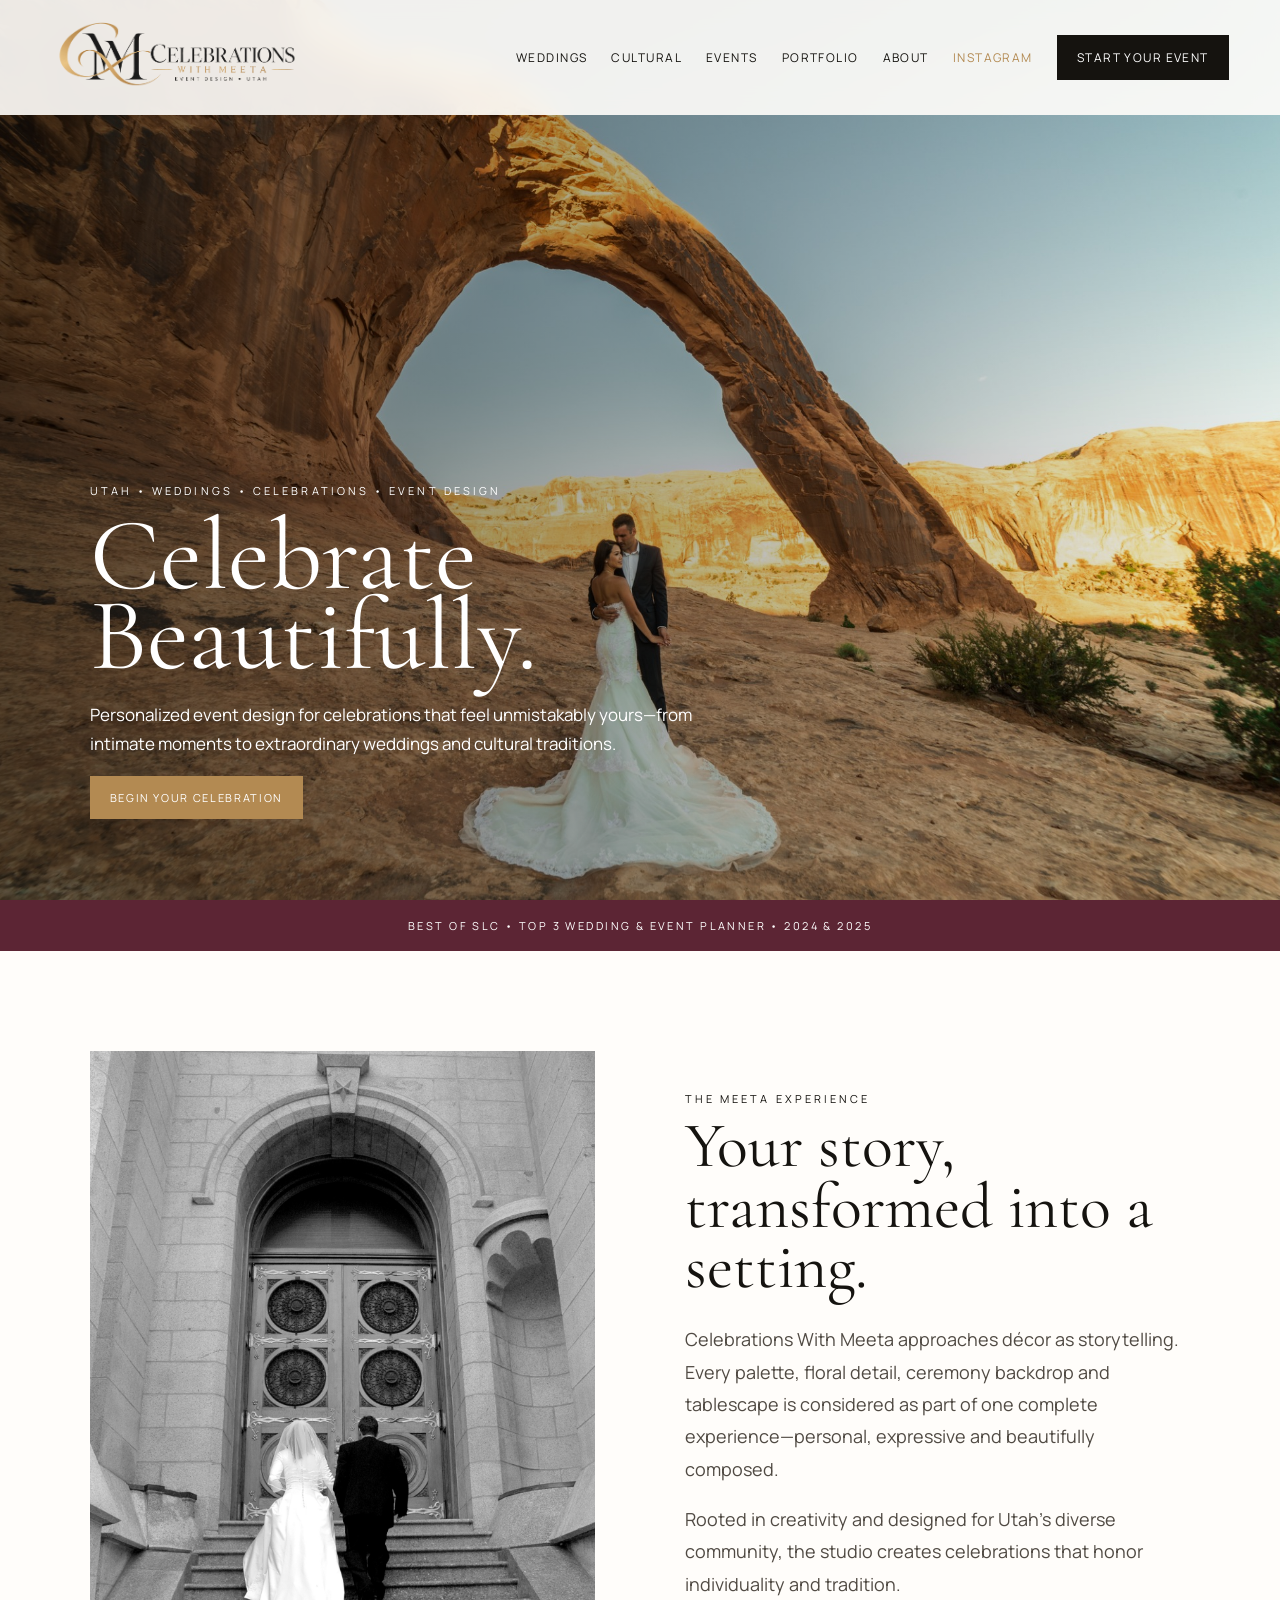
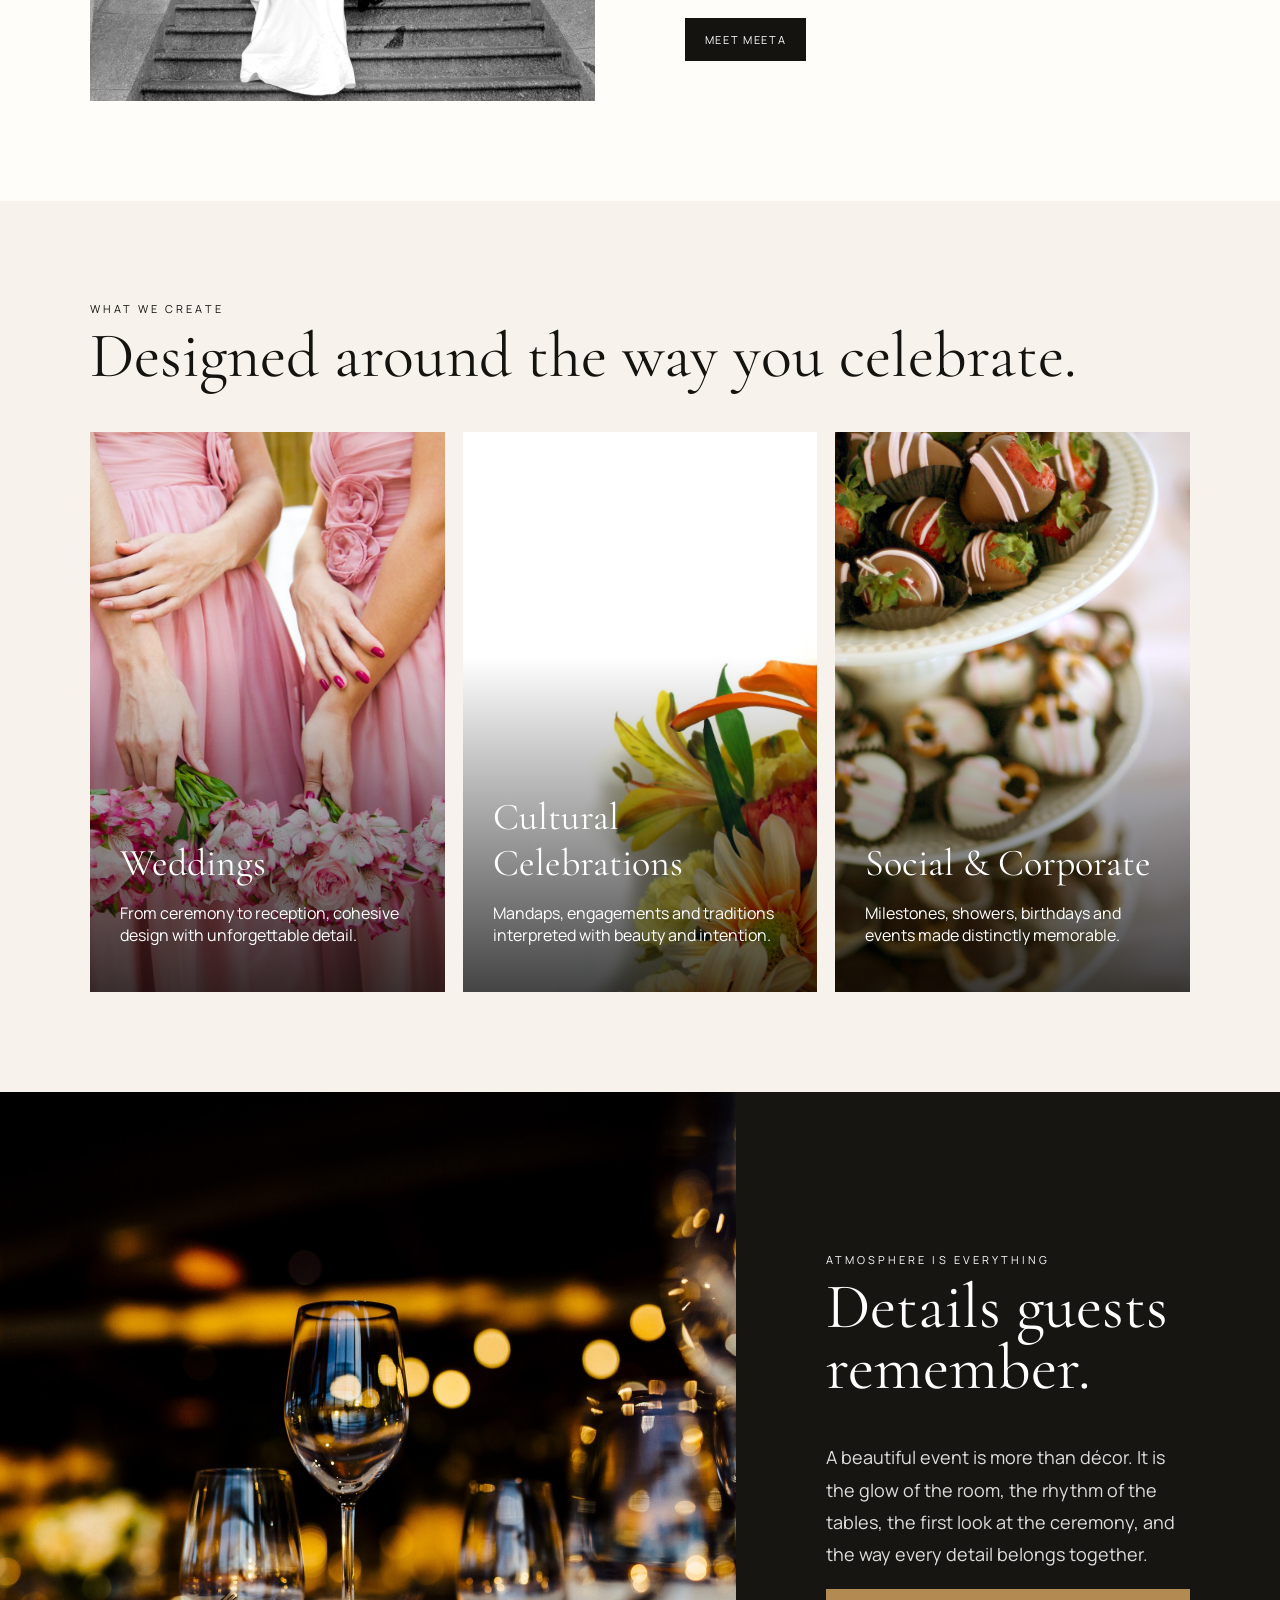
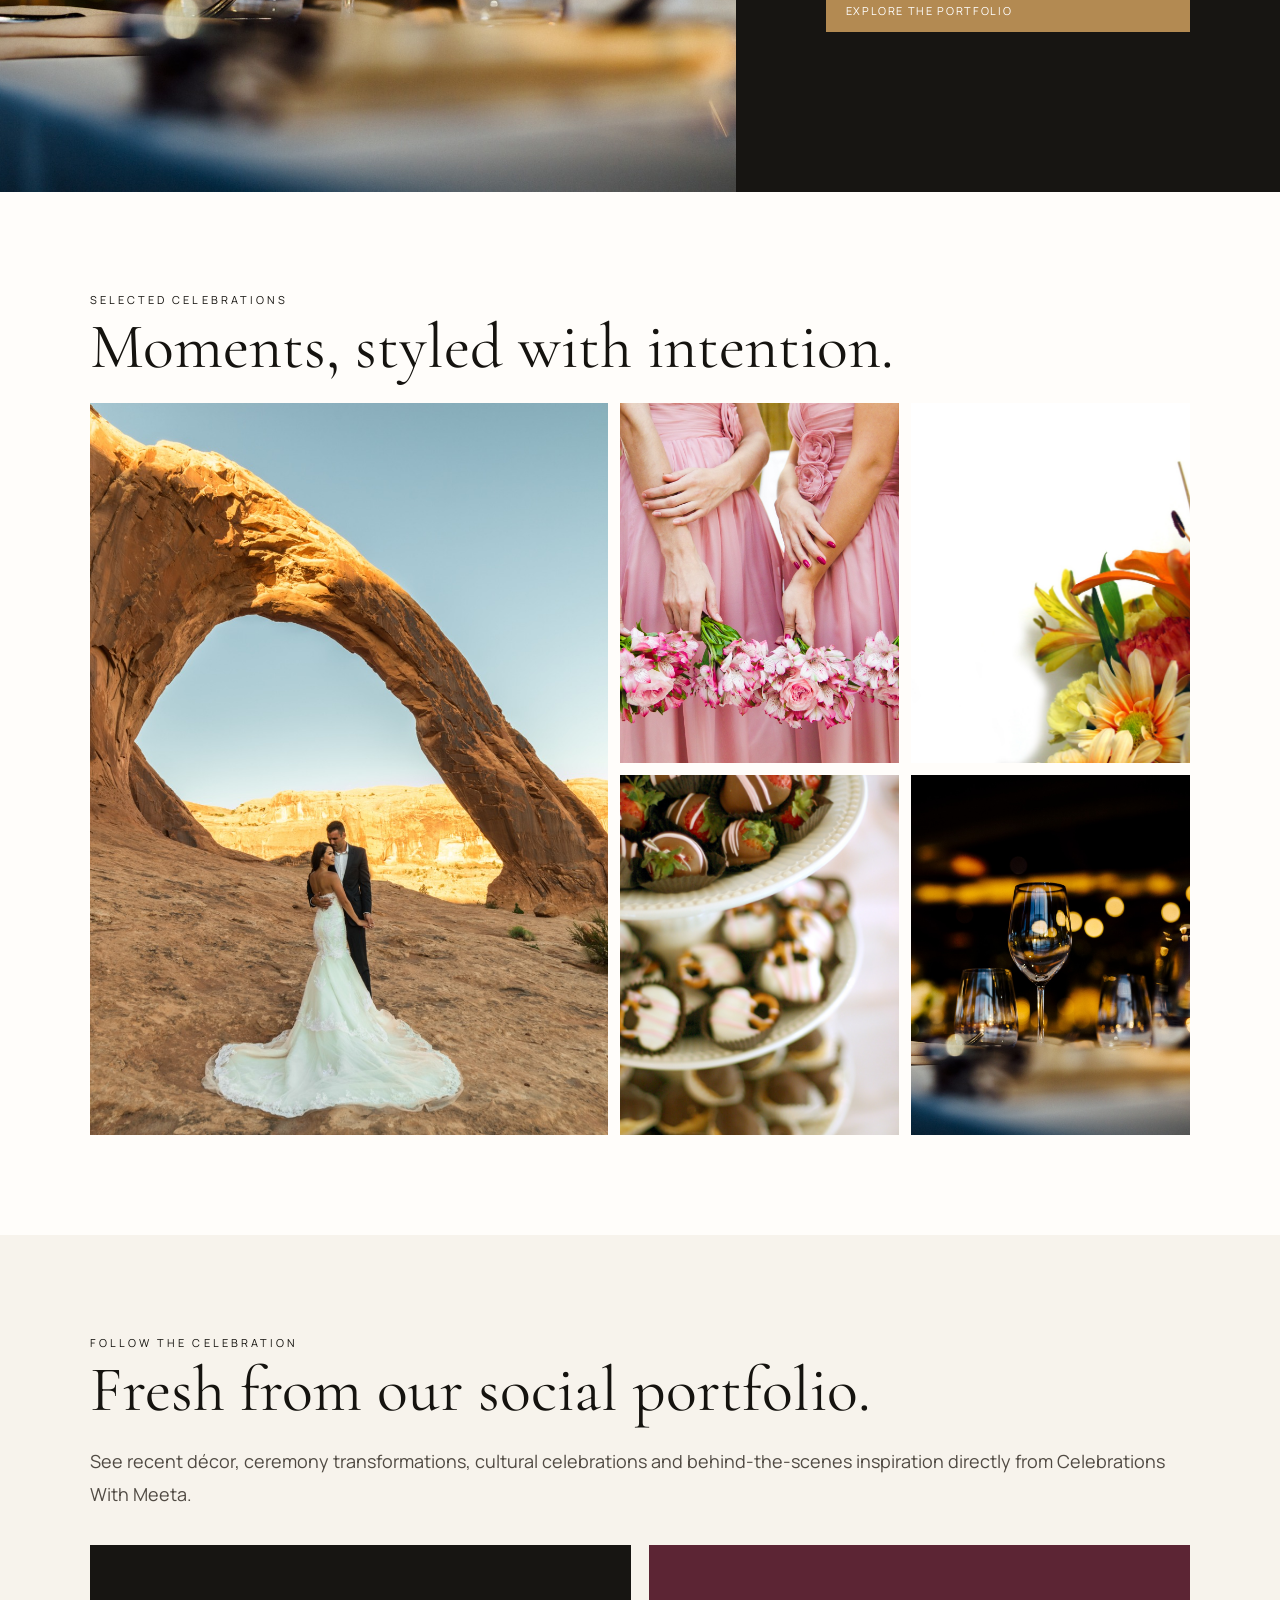
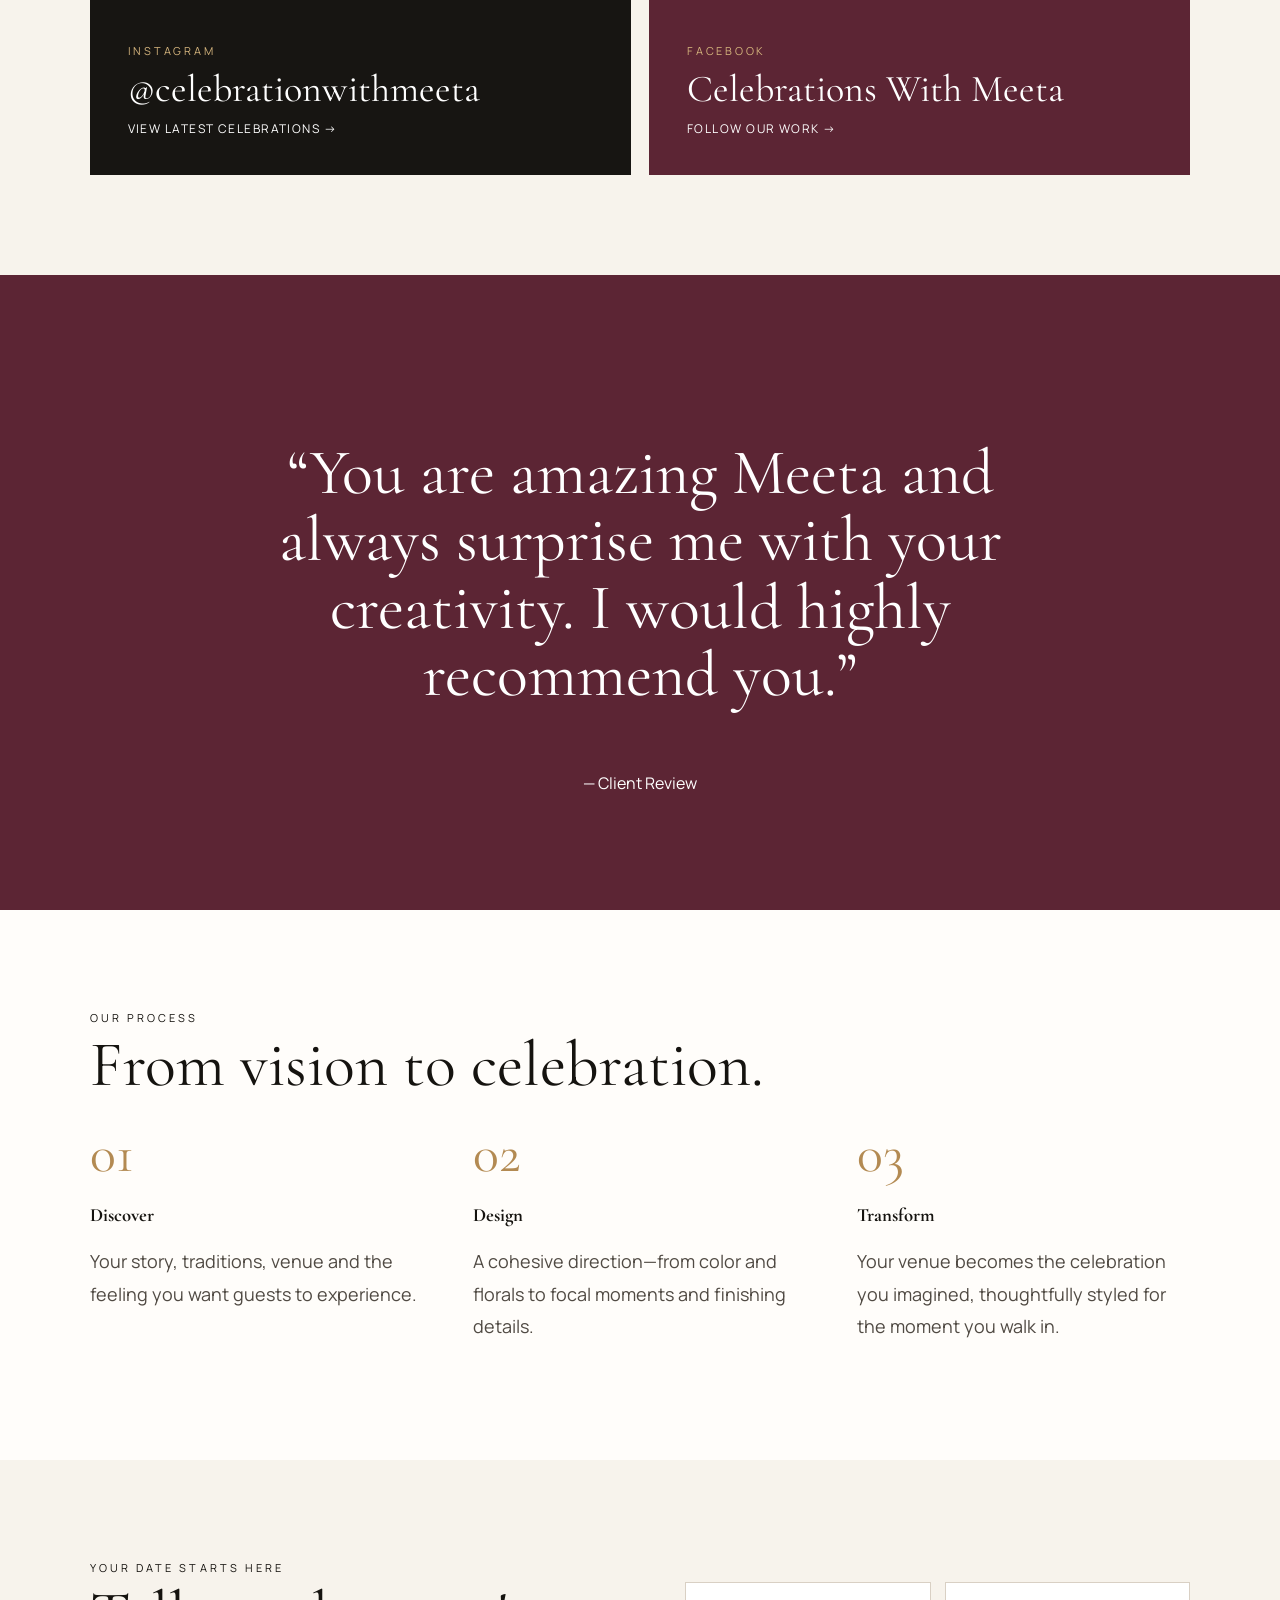
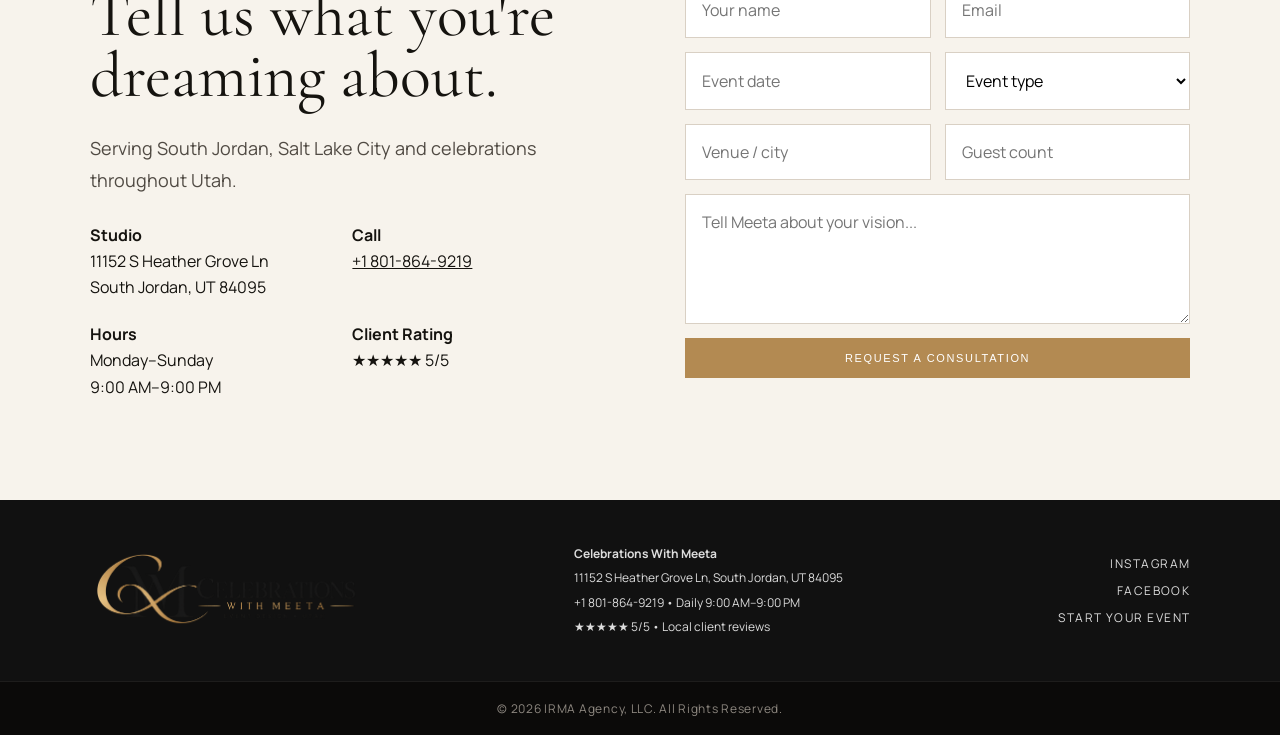
<file: index.html>
<!doctype html><html><head><meta charset="utf-8"><meta name="viewport" content="width=device-width,initial-scale=1"><title>Luxury Wedding & Event Design Utah | Celebrations With Meeta</title><meta name="description" content="Luxury wedding and event design in Utah."><link rel="icon" type="image/png" href="assets/images/logo.png"><link rel="apple-touch-icon" href="assets/images/logo.png"><link rel="stylesheet" href="assets/css/styles.css"></head><body><header class="nav"><a href="index.html"><img src="assets/images/logo.png" alt="Celebrations With Meeta"></a><nav class="links"><a href="weddings.html">Weddings</a><a href="cultural.html">Cultural</a><a href="events.html">Events</a><a href="gallery.html">Portfolio</a><a href="about.html">About</a><a class="nav-social" href="https://www.instagram.com/celebrationwithmeeta?stkn=a2VyaGI3d3V4M2h2" target="_blank" rel="noopener">Instagram</a><a class="btn" href="contact.html">Start Your Event</a></nav></header><section class="hero"><div class="hero-copy"><div class="eyebrow">Utah • Weddings • Celebrations • Event Design</div><h1>Celebrate<br>Beautifully.</h1><p>Personalized event design for celebrations that feel unmistakably yours—from intimate moments to extraordinary weddings and cultural traditions.</p><a class="btn gold" href="contact.html">Begin Your Celebration</a></div></section><div class="award">Best of SLC • Top 3 Wedding & Event Planner • 2024 & 2025</div><section class="section intro"><img src="assets/images/temple-wedding.jpg"><div><div class="eyebrow">The Meeta Experience</div><h2>Your story, transformed into a setting.</h2><p class="lead">Celebrations With Meeta approaches décor as storytelling. Every palette, floral detail, ceremony backdrop and tablescape is considered as part of one complete experience—personal, expressive and beautifully composed.</p><p class="lead">Rooted in creativity and designed for Utah's diverse community, the studio creates celebrations that honor individuality and tradition.</p><a class="btn" href="about.html">Meet Meeta</a></div></section><section class="section services"><div class="eyebrow">What We Create</div><h2>Designed around the way you celebrate.</h2><div class="service-grid"><a class="card" href="weddings.html"><img src="assets/images/bridesmaids.jpg"><div class="shade"><h3>Weddings</h3><p>From ceremony to reception, cohesive design with unforgettable detail.</p></div></a><a class="card" href="cultural.html"><img src="assets/images/florals.jpg"><div class="shade"><h3>Cultural Celebrations</h3><p>Mandaps, engagements and traditions interpreted with beauty and intention.</p></div></a><a class="card" href="events.html"><img src="assets/images/desserts.jpg"><div class="shade"><h3>Social & Corporate</h3><p>Milestones, showers, birthdays and events made distinctly memorable.</p></div></a></div></section><section class="split"><div class="photo"></div><div class="copy"><div class="eyebrow">Atmosphere Is Everything</div><h2>Details guests remember.</h2><p class="lead" style="color:#ddd">A beautiful event is more than décor. It is the glow of the room, the rhythm of the tables, the first look at the ceremony, and the way every detail belongs together.</p><a class="btn gold" href="gallery.html">Explore the Portfolio</a></div></section><section class="section"><div class="eyebrow">Selected Celebrations</div><h2>Moments, styled with intention.</h2><div class="gallery"><img class="big" src="assets/images/utah-arch-wedding.jpg"><img src="assets/images/bridesmaids.jpg"><img src="assets/images/florals.jpg"><img src="assets/images/desserts.jpg"><img src="assets/images/reception.jpg"></div></section><section class="section social-section"><div class="eyebrow">Follow The Celebration</div><h2>Fresh from our social portfolio.</h2><p class="lead">See recent décor, ceremony transformations, cultural celebrations and behind-the-scenes inspiration directly from Celebrations With Meeta.</p><div class="social-cards"><a href="https://www.instagram.com/celebrationwithmeeta?stkn=a2VyaGI3d3V4M2h2" target="_blank"><span>Instagram</span><strong>@celebrationwithmeeta</strong><em>View latest celebrations →</em></a><a href="https://www.facebook.com/share/14pf3nr9wQS/?mibextid=wwXIfr" target="_blank"><span>Facebook</span><strong>Celebrations With Meeta</strong><em>Follow our work →</em></a></div></section><section class="quote"><blockquote>“You are amazing Meeta and always surprise me with your creativity. I would highly recommend you.”</blockquote><p>— Client Review</p></section><section class="section"><div class="eyebrow">Our Process</div><h2>From vision to celebration.</h2><div class="process"><div><div class="num">01</div><h3>Discover</h3><p class="lead">Your story, traditions, venue and the feeling you want guests to experience.</p></div><div><div class="num">02</div><h3>Design</h3><p class="lead">A cohesive direction—from color and florals to focal moments and finishing details.</p></div><div><div class="num">03</div><h3>Transform</h3><p class="lead">Your venue becomes the celebration you imagined, thoughtfully styled for the moment you walk in.</p></div></div></section><section class="section contact"><div><div class="eyebrow">Your Date Starts Here</div><h2>Tell us what you're dreaming about.</h2><p class="lead">Serving South Jordan, Salt Lake City and celebrations throughout Utah.</p><div class="contact-facts"><p><strong>Studio</strong><br>11152 S Heather Grove Ln<br>South Jordan, UT 84095</p><p><strong>Call</strong><br><a href="tel:+18018649219">+1 801-864-9219</a></p><p><strong>Hours</strong><br>Monday–Sunday<br>9:00 AM–9:00 PM</p><p><strong>Client Rating</strong><br>★★★★★ 5/5</p></div></div><form class="form"><input placeholder="Your name"><input placeholder="Email"><input placeholder="Event date"><select><option>Event type</option><option>Wedding</option><option>Indian / Cultural Wedding</option><option>Engagement</option><option>Birthday / Social</option><option>Baby / Bridal Shower</option><option>Corporate Event</option></select><input placeholder="Venue / city"><input placeholder="Guest count"><textarea placeholder="Tell Meeta about your vision..."></textarea><button class="btn gold">Request a Consultation</button></form></section><footer class="footer"><img src="assets/images/logo.png" alt="Celebrations With Meeta"><div class="footer-info"><strong>Celebrations With Meeta</strong><span>11152 S Heather Grove Ln, South Jordan, UT 84095</span><span><a href="tel:+18018649219">+1 801-864-9219</a> • Daily 9:00 AM–9:00 PM</span><span>★★★★★ 5/5 • Local client reviews</span></div><div class="social"><a href="https://www.instagram.com/celebrationwithmeeta?stkn=a2VyaGI3d3V4M2h2" target="_blank" rel="noopener">Instagram</a><a href="https://www.facebook.com/share/14pf3nr9wQS/?mibextid=wwXIfr" target="_blank" rel="noopener">Facebook</a><a href="contact.html">Start Your Event</a></div></footer><div class="footer-bottom">© 2026 IRMA Agency, LLC. All Rights Reserved.</div><script src="assets/js/main.js"></script></body></html>
</file>
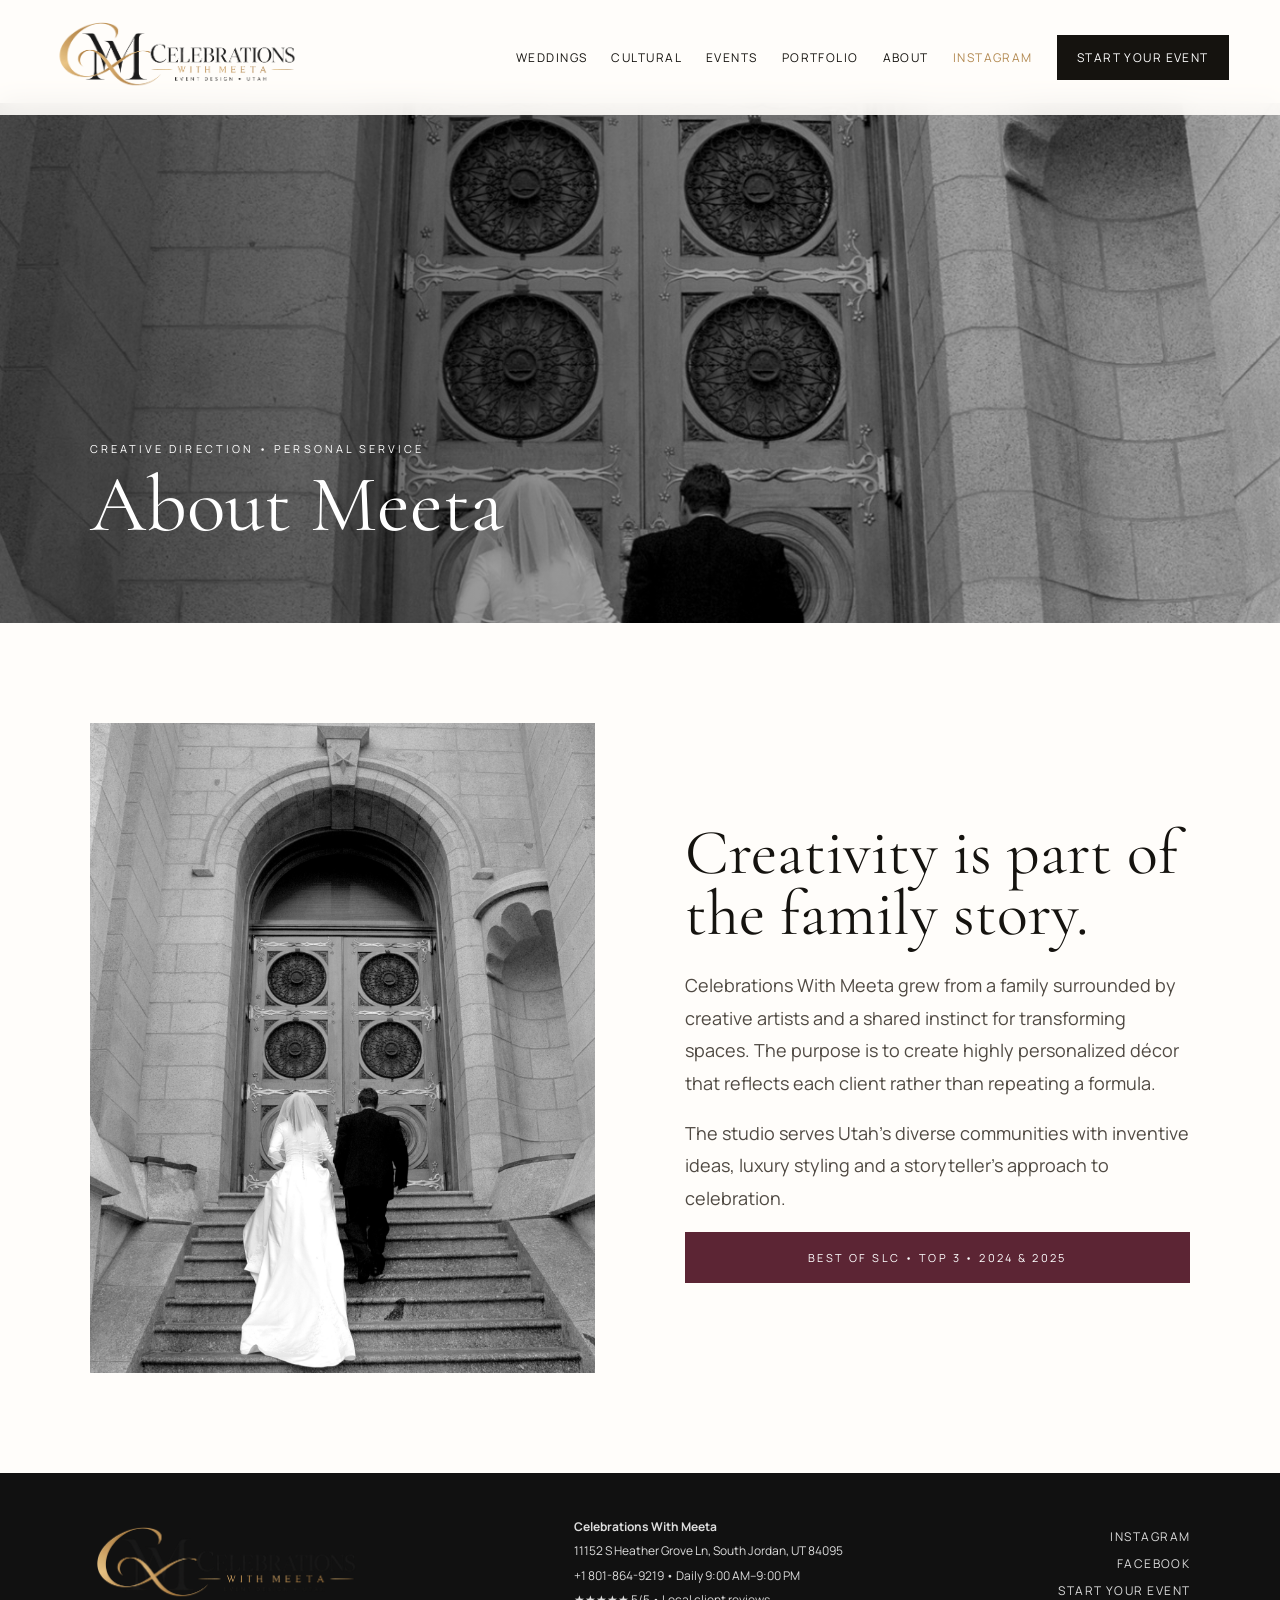
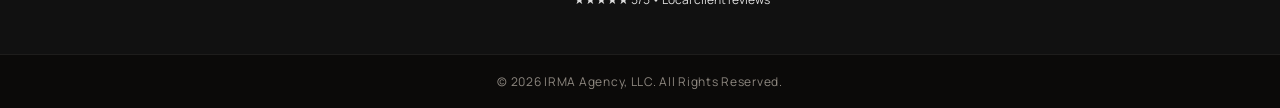
<file: about.html>
<!doctype html><html><head><meta charset="utf-8"><meta name="viewport" content="width=device-width,initial-scale=1"><title>About Meeta | Celebrations With Meeta</title><meta name="description" content="Luxury wedding and event design in Utah."><link rel="icon" type="image/png" href="assets/images/logo.png"><link rel="apple-touch-icon" href="assets/images/logo.png"><link rel="stylesheet" href="assets/css/styles.css"></head><body><header class="nav"><a href="index.html"><img src="assets/images/logo.png" alt="Celebrations With Meeta"></a><nav class="links"><a href="weddings.html">Weddings</a><a href="cultural.html">Cultural</a><a href="events.html">Events</a><a href="gallery.html">Portfolio</a><a href="about.html">About</a><a class="nav-social" href="https://www.instagram.com/celebrationwithmeeta?stkn=a2VyaGI3d3V4M2h2" target="_blank" rel="noopener">Instagram</a><a class="btn" href="contact.html">Start Your Event</a></nav></header><section class="page-hero" style="background-image:linear-gradient(90deg,#0009,#0001),url('assets/images/temple-wedding.jpg')"><div><div class="eyebrow">Creative Direction • Personal Service</div><h1>About Meeta</h1></div></section><section class="section"><div class="content"><div class="two"><img src="assets/images/temple-wedding.jpg"><div><h2>Creativity is part of the family story.</h2><p class="lead">Celebrations With Meeta grew from a family surrounded by creative artists and a shared instinct for transforming spaces. The purpose is to create highly personalized décor that reflects each client rather than repeating a formula.</p><p class="lead">The studio serves Utah’s diverse communities with inventive ideas, luxury styling and a storyteller’s approach to celebration.</p><div class="award">Best of SLC • Top 3 • 2024 & 2025</div></div></div></div></section><footer class="footer"><img src="assets/images/logo.png" alt="Celebrations With Meeta"><div class="footer-info"><strong>Celebrations With Meeta</strong><span>11152 S Heather Grove Ln, South Jordan, UT 84095</span><span><a href="tel:+18018649219">+1 801-864-9219</a> • Daily 9:00 AM–9:00 PM</span><span>★★★★★ 5/5 • Local client reviews</span></div><div class="social"><a href="https://www.instagram.com/celebrationwithmeeta?stkn=a2VyaGI3d3V4M2h2" target="_blank" rel="noopener">Instagram</a><a href="https://www.facebook.com/share/14pf3nr9wQS/?mibextid=wwXIfr" target="_blank" rel="noopener">Facebook</a><a href="contact.html">Start Your Event</a></div></footer><div class="footer-bottom">© 2026 IRMA Agency, LLC. All Rights Reserved.</div><script src="assets/js/main.js"></script></body></html>
</file>
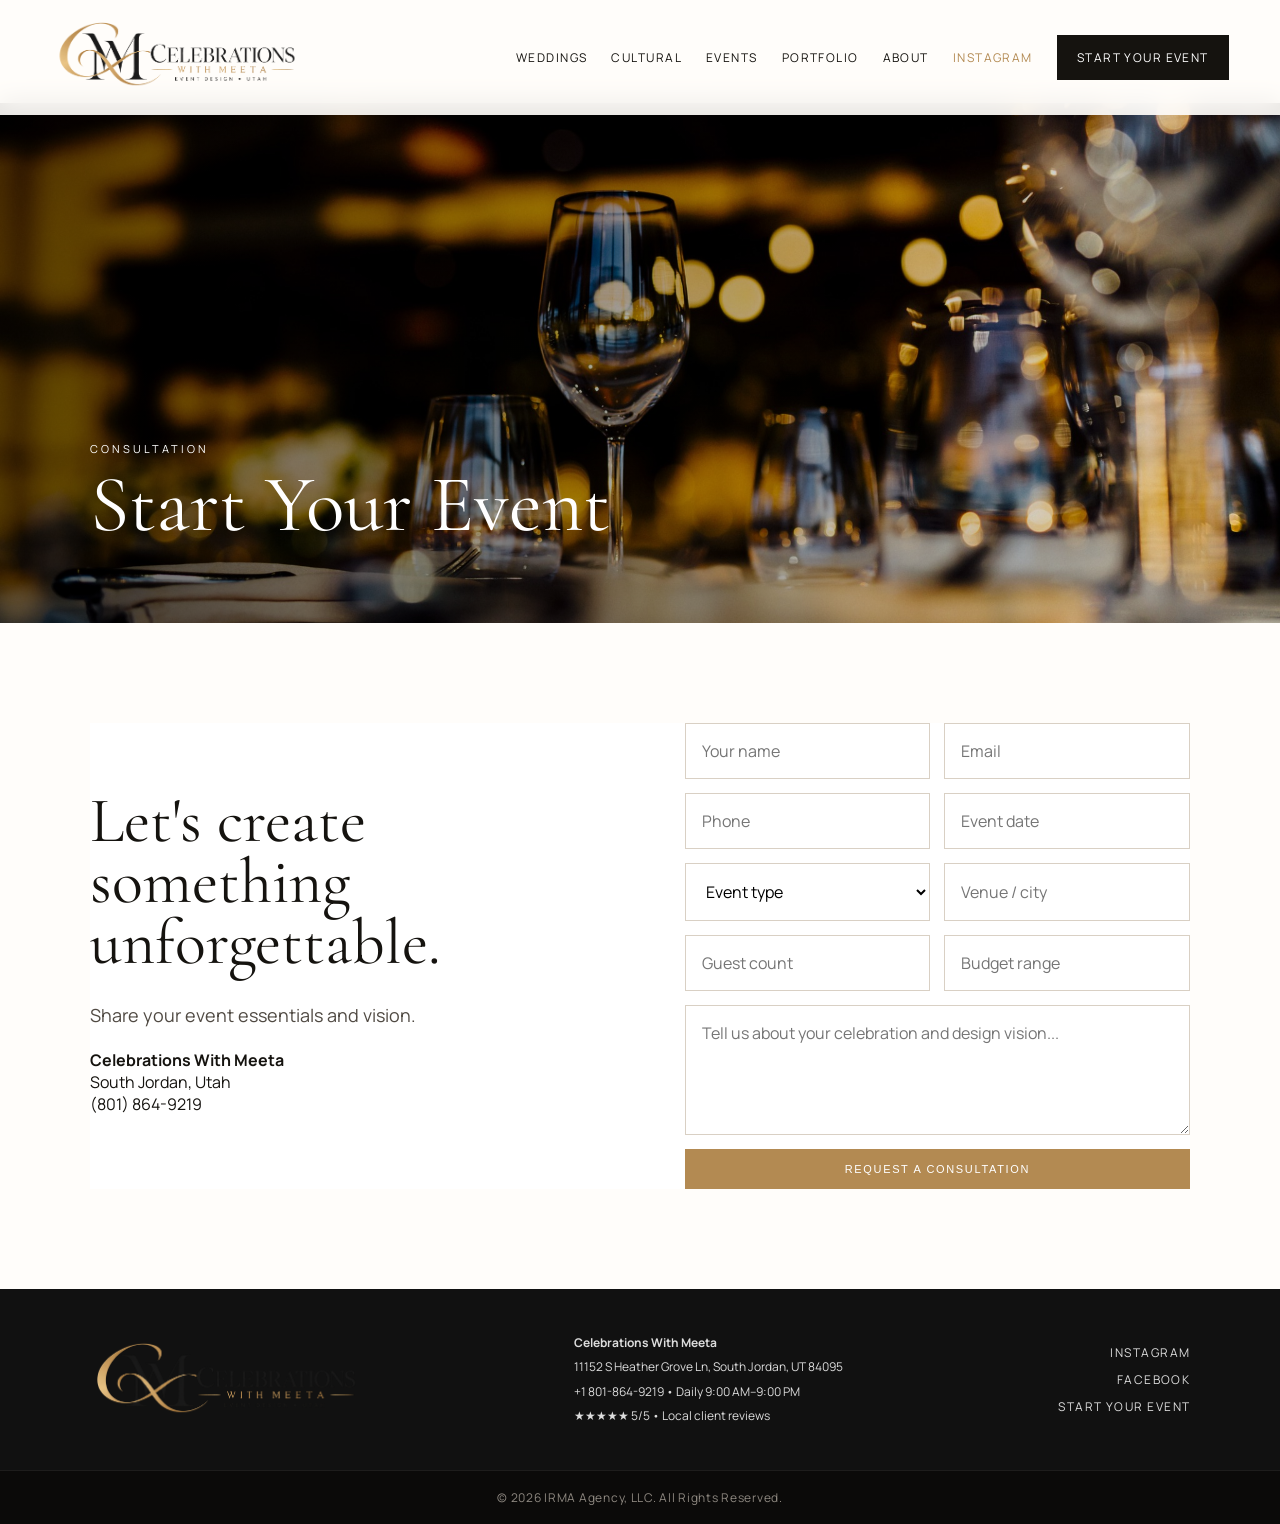
<file: contact.html>
<!doctype html><html><head><meta charset="utf-8"><meta name="viewport" content="width=device-width,initial-scale=1"><title>Start Your Event | Celebrations With Meeta</title><meta name="description" content="Luxury wedding and event design in Utah."><link rel="icon" type="image/png" href="assets/images/logo.png"><link rel="apple-touch-icon" href="assets/images/logo.png"><link rel="stylesheet" href="assets/css/styles.css"></head><body><header class="nav"><a href="index.html"><img src="assets/images/logo.png" alt="Celebrations With Meeta"></a><nav class="links"><a href="weddings.html">Weddings</a><a href="cultural.html">Cultural</a><a href="events.html">Events</a><a href="gallery.html">Portfolio</a><a href="about.html">About</a><a class="nav-social" href="https://www.instagram.com/celebrationwithmeeta?stkn=a2VyaGI3d3V4M2h2" target="_blank" rel="noopener">Instagram</a><a class="btn" href="contact.html">Start Your Event</a></nav></header><section class="page-hero" style="background-image:linear-gradient(90deg,#0009,#0001),url('assets/images/reception.jpg')"><div><div class="eyebrow">Consultation</div><h1>Start Your Event</h1></div></section><section class="section"><div class="content"><div class="contact" style="padding:0;background:white"><div><h2>Let's create something unforgettable.</h2><p class="lead">Share your event essentials and vision.</p><p><strong>Celebrations With Meeta</strong><br>South Jordan, Utah<br>(801) 864-9219</p></div><form class="form"><input placeholder="Your name"><input placeholder="Email"><input placeholder="Phone"><input placeholder="Event date"><select><option>Event type</option><option>Wedding</option><option>Indian / Cultural Wedding</option><option>Engagement</option><option>Birthday / Social</option><option>Baby / Bridal Shower</option><option>Corporate Event</option></select><input placeholder="Venue / city"><input placeholder="Guest count"><input placeholder="Budget range"><textarea placeholder="Tell us about your celebration and design vision..."></textarea><button class="btn gold">Request a Consultation</button></form></div></div></section><footer class="footer"><img src="assets/images/logo.png" alt="Celebrations With Meeta"><div class="footer-info"><strong>Celebrations With Meeta</strong><span>11152 S Heather Grove Ln, South Jordan, UT 84095</span><span><a href="tel:+18018649219">+1 801-864-9219</a> • Daily 9:00 AM–9:00 PM</span><span>★★★★★ 5/5 • Local client reviews</span></div><div class="social"><a href="https://www.instagram.com/celebrationwithmeeta?stkn=a2VyaGI3d3V4M2h2" target="_blank" rel="noopener">Instagram</a><a href="https://www.facebook.com/share/14pf3nr9wQS/?mibextid=wwXIfr" target="_blank" rel="noopener">Facebook</a><a href="contact.html">Start Your Event</a></div></footer><div class="footer-bottom">© 2026 IRMA Agency, LLC. All Rights Reserved.</div><script src="assets/js/main.js"></script></body></html>
</file>
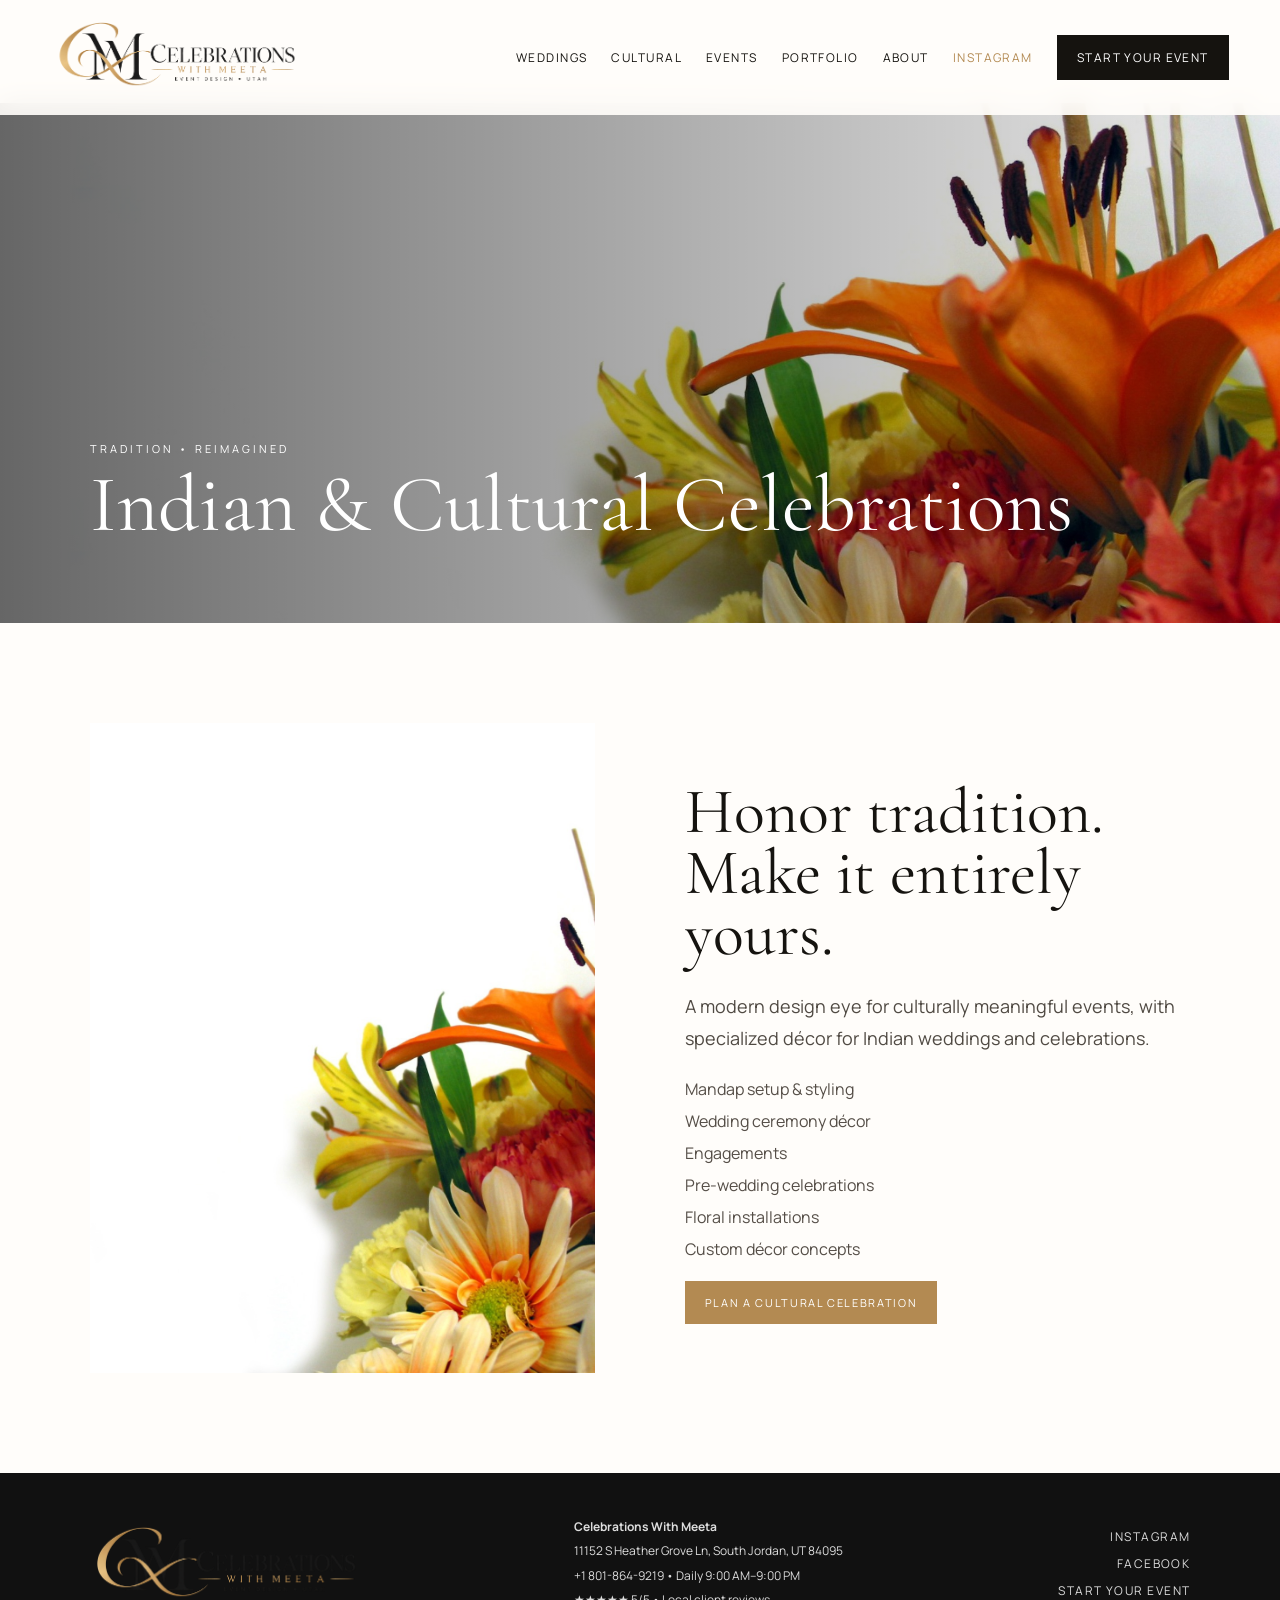
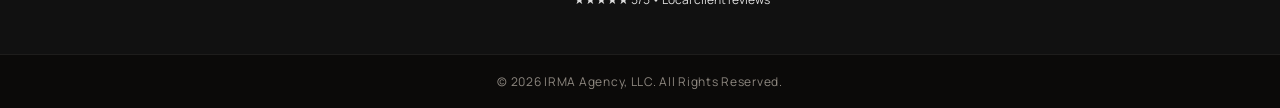
<file: cultural.html>
<!doctype html><html><head><meta charset="utf-8"><meta name="viewport" content="width=device-width,initial-scale=1"><title>Indian & Cultural Celebrations | Celebrations With Meeta</title><meta name="description" content="Luxury wedding and event design in Utah."><link rel="icon" type="image/png" href="assets/images/logo.png"><link rel="apple-touch-icon" href="assets/images/logo.png"><link rel="stylesheet" href="assets/css/styles.css"></head><body><header class="nav"><a href="index.html"><img src="assets/images/logo.png" alt="Celebrations With Meeta"></a><nav class="links"><a href="weddings.html">Weddings</a><a href="cultural.html">Cultural</a><a href="events.html">Events</a><a href="gallery.html">Portfolio</a><a href="about.html">About</a><a class="nav-social" href="https://www.instagram.com/celebrationwithmeeta?stkn=a2VyaGI3d3V4M2h2" target="_blank" rel="noopener">Instagram</a><a class="btn" href="contact.html">Start Your Event</a></nav></header><section class="page-hero" style="background-image:linear-gradient(90deg,#0009,#0001),url('assets/images/florals.jpg')"><div><div class="eyebrow">Tradition • Reimagined</div><h1>Indian & Cultural Celebrations</h1></div></section><section class="section"><div class="content"><div class="two"><img src="assets/images/florals.jpg"><div><h2>Honor tradition. Make it entirely yours.</h2><p class="lead">A modern design eye for culturally meaningful events, with specialized décor for Indian weddings and celebrations.</p><p class="list">Mandap setup & styling<br>Wedding ceremony décor<br>Engagements<br>Pre-wedding celebrations<br>Floral installations<br>Custom décor concepts</p><a class="btn gold" href="contact.html">Plan a Cultural Celebration</a></div></div></div></section><footer class="footer"><img src="assets/images/logo.png" alt="Celebrations With Meeta"><div class="footer-info"><strong>Celebrations With Meeta</strong><span>11152 S Heather Grove Ln, South Jordan, UT 84095</span><span><a href="tel:+18018649219">+1 801-864-9219</a> • Daily 9:00 AM–9:00 PM</span><span>★★★★★ 5/5 • Local client reviews</span></div><div class="social"><a href="https://www.instagram.com/celebrationwithmeeta?stkn=a2VyaGI3d3V4M2h2" target="_blank" rel="noopener">Instagram</a><a href="https://www.facebook.com/share/14pf3nr9wQS/?mibextid=wwXIfr" target="_blank" rel="noopener">Facebook</a><a href="contact.html">Start Your Event</a></div></footer><div class="footer-bottom">© 2026 IRMA Agency, LLC. All Rights Reserved.</div><script src="assets/js/main.js"></script></body></html>
</file>
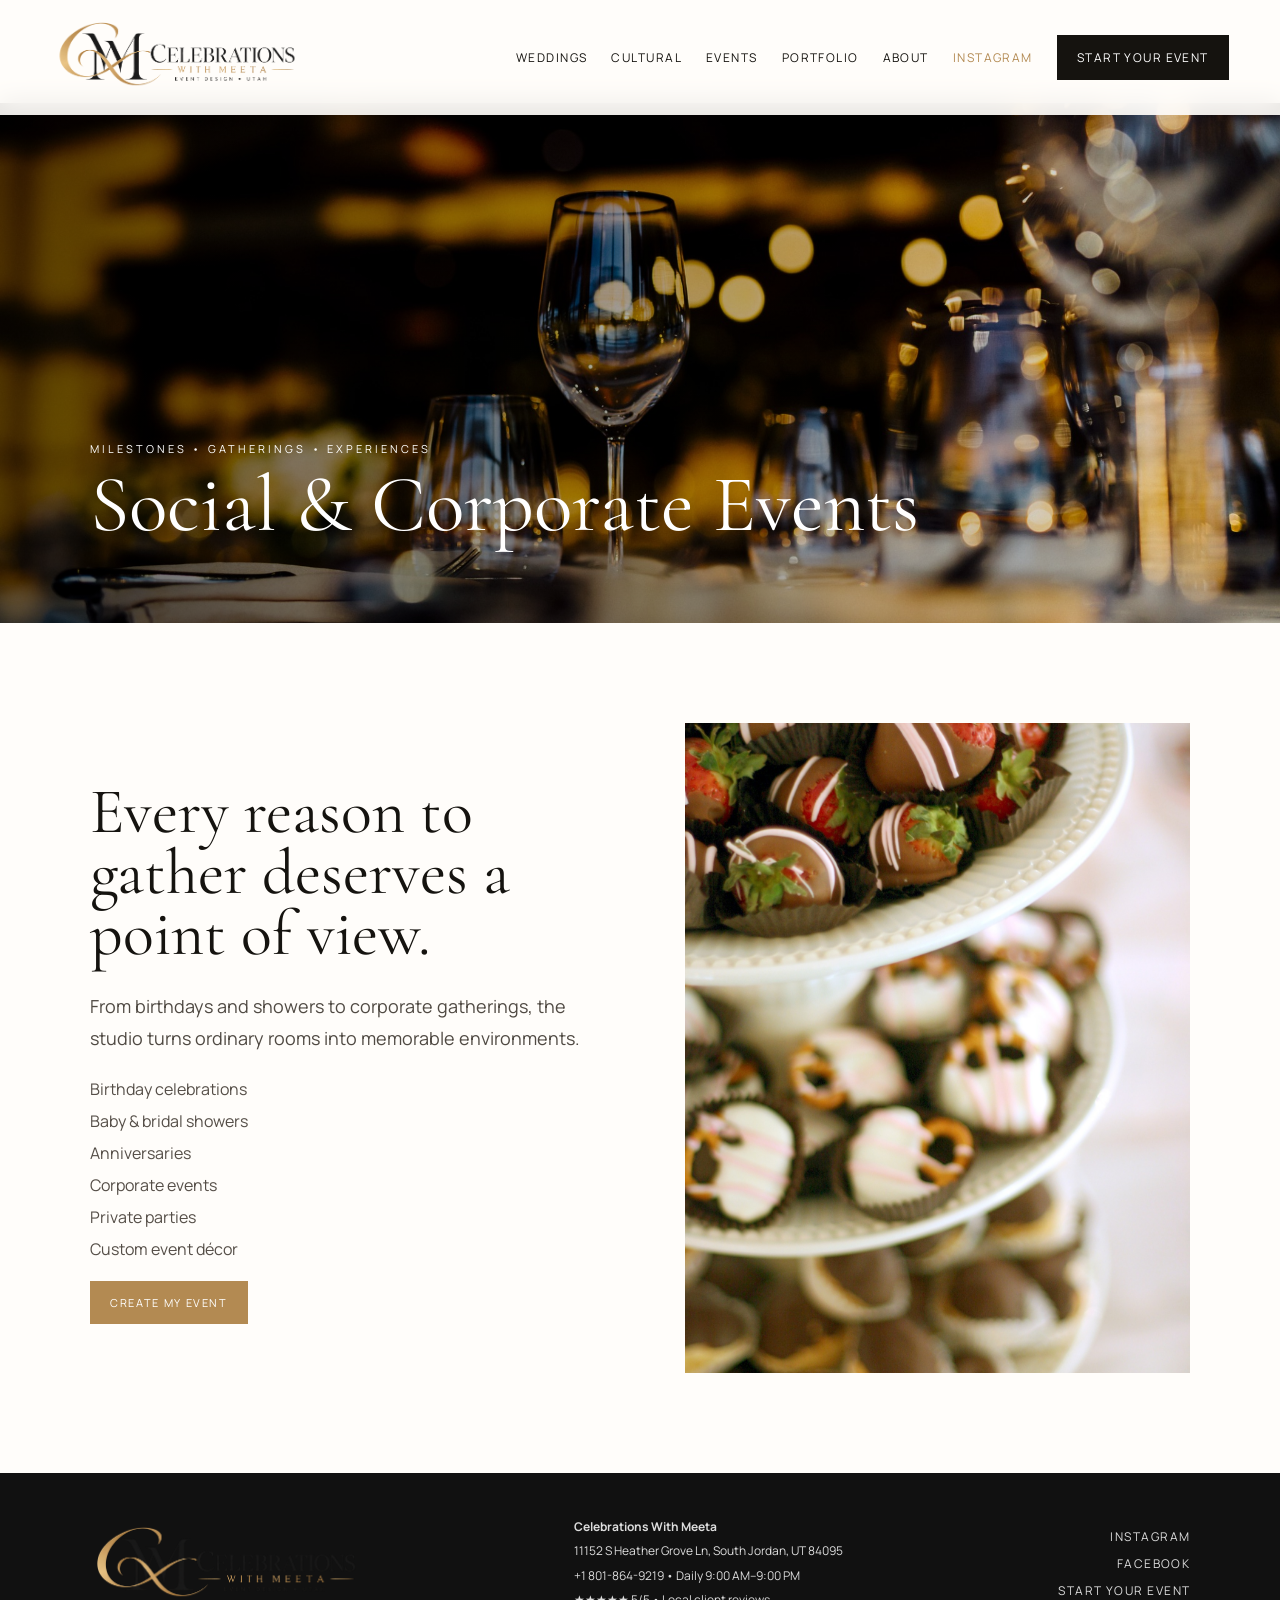
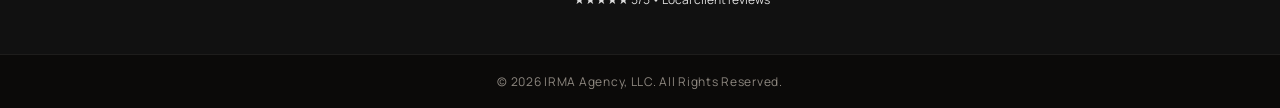
<file: events.html>
<!doctype html><html><head><meta charset="utf-8"><meta name="viewport" content="width=device-width,initial-scale=1"><title>Social & Corporate Events | Celebrations With Meeta</title><meta name="description" content="Luxury wedding and event design in Utah."><link rel="icon" type="image/png" href="assets/images/logo.png"><link rel="apple-touch-icon" href="assets/images/logo.png"><link rel="stylesheet" href="assets/css/styles.css"></head><body><header class="nav"><a href="index.html"><img src="assets/images/logo.png" alt="Celebrations With Meeta"></a><nav class="links"><a href="weddings.html">Weddings</a><a href="cultural.html">Cultural</a><a href="events.html">Events</a><a href="gallery.html">Portfolio</a><a href="about.html">About</a><a class="nav-social" href="https://www.instagram.com/celebrationwithmeeta?stkn=a2VyaGI3d3V4M2h2" target="_blank" rel="noopener">Instagram</a><a class="btn" href="contact.html">Start Your Event</a></nav></header><section class="page-hero" style="background-image:linear-gradient(90deg,#0009,#0001),url('assets/images/reception.jpg')"><div><div class="eyebrow">Milestones • Gatherings • Experiences</div><h1>Social & Corporate Events</h1></div></section><section class="section"><div class="content"><div class="two"><div><h2>Every reason to gather deserves a point of view.</h2><p class="lead">From birthdays and showers to corporate gatherings, the studio turns ordinary rooms into memorable environments.</p><p class="list">Birthday celebrations<br>Baby & bridal showers<br>Anniversaries<br>Corporate events<br>Private parties<br>Custom event décor</p><a class="btn gold" href="contact.html">Create My Event</a></div><img src="assets/images/desserts.jpg"></div></div></section><footer class="footer"><img src="assets/images/logo.png" alt="Celebrations With Meeta"><div class="footer-info"><strong>Celebrations With Meeta</strong><span>11152 S Heather Grove Ln, South Jordan, UT 84095</span><span><a href="tel:+18018649219">+1 801-864-9219</a> • Daily 9:00 AM–9:00 PM</span><span>★★★★★ 5/5 • Local client reviews</span></div><div class="social"><a href="https://www.instagram.com/celebrationwithmeeta?stkn=a2VyaGI3d3V4M2h2" target="_blank" rel="noopener">Instagram</a><a href="https://www.facebook.com/share/14pf3nr9wQS/?mibextid=wwXIfr" target="_blank" rel="noopener">Facebook</a><a href="contact.html">Start Your Event</a></div></footer><div class="footer-bottom">© 2026 IRMA Agency, LLC. All Rights Reserved.</div><script src="assets/js/main.js"></script></body></html>
</file>
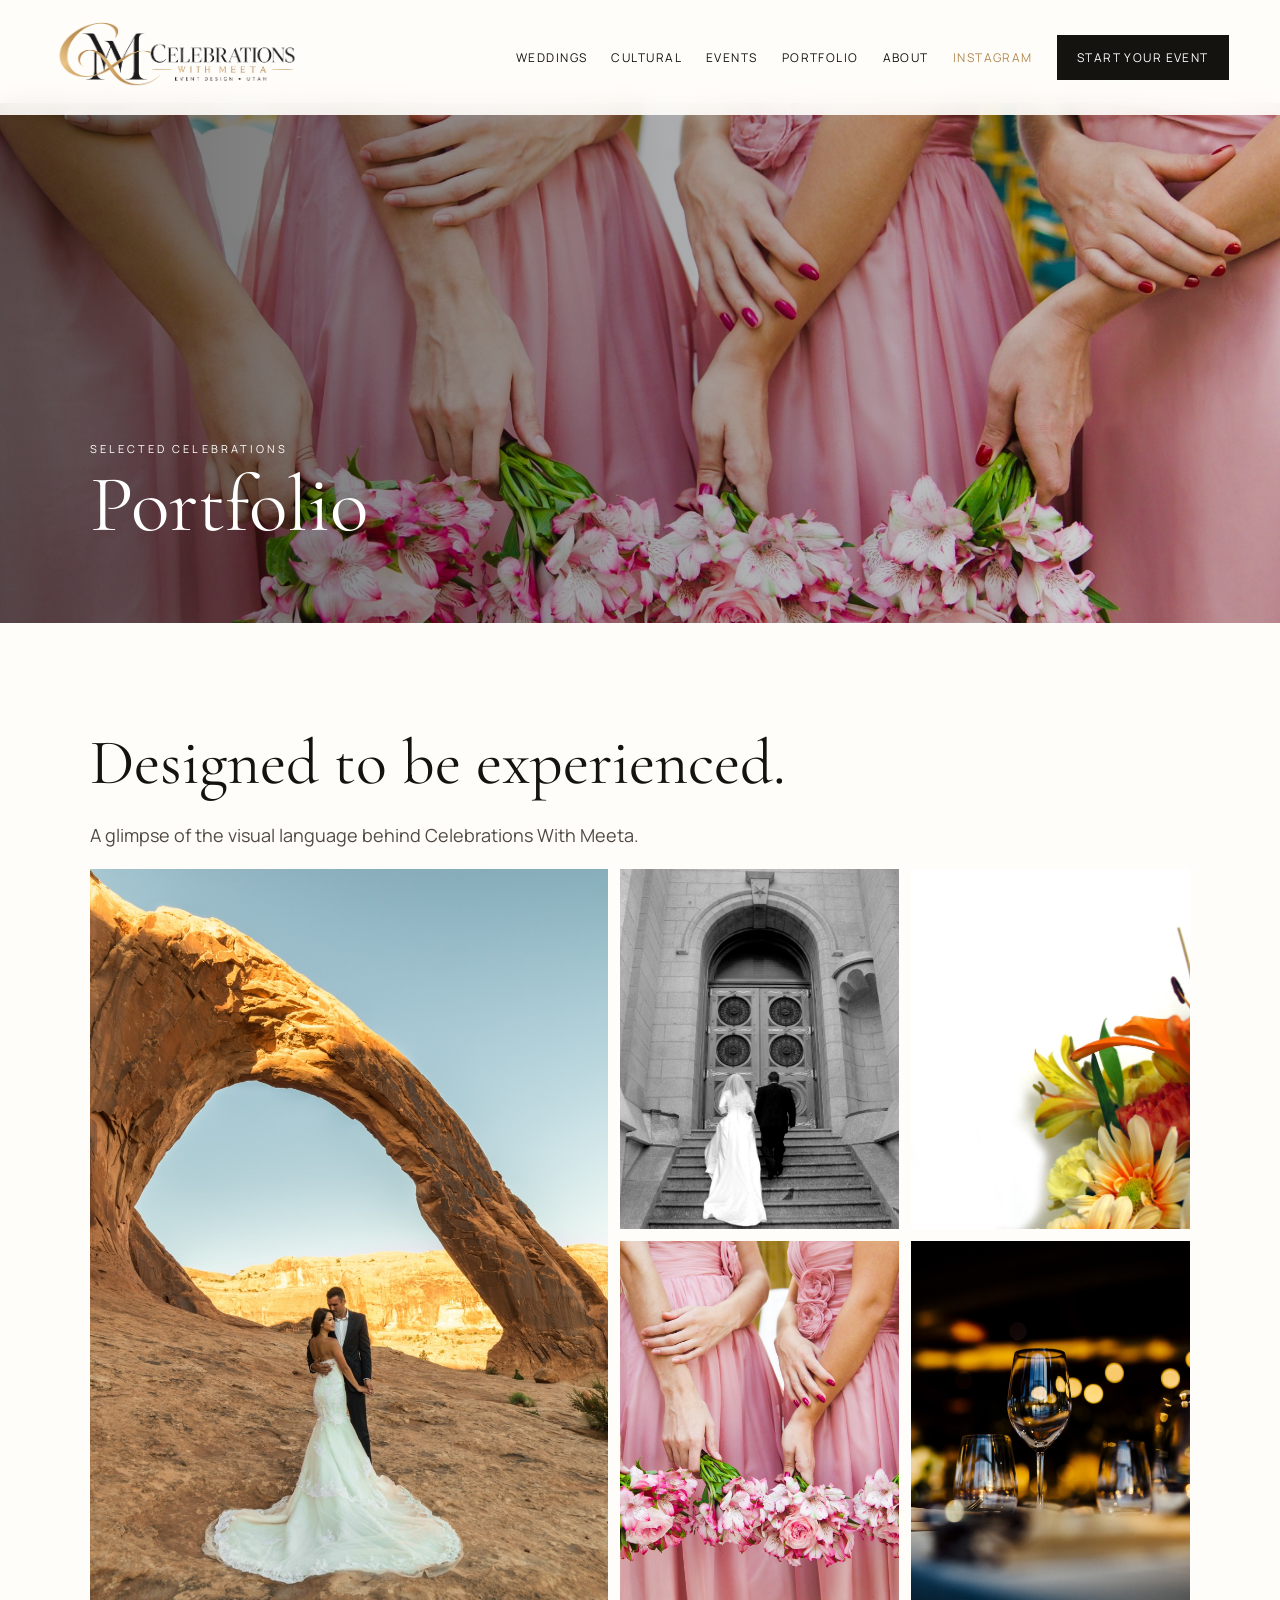
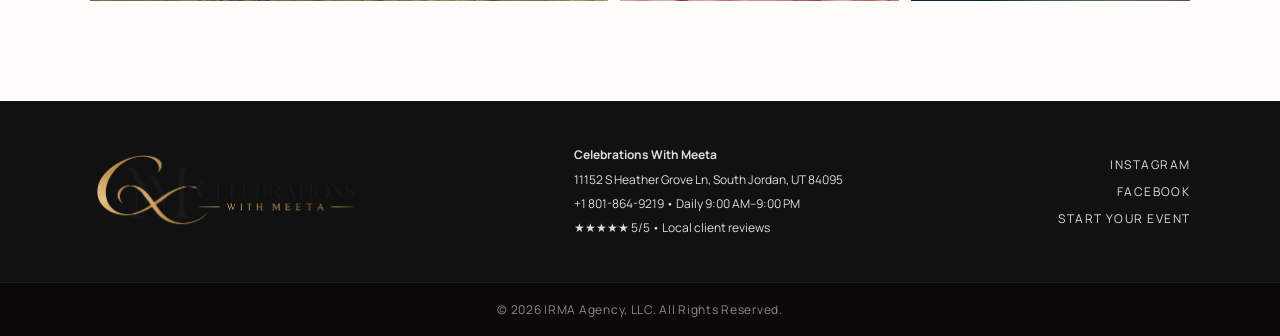
<file: gallery.html>
<!doctype html><html><head><meta charset="utf-8"><meta name="viewport" content="width=device-width,initial-scale=1"><title>Portfolio | Celebrations With Meeta</title><meta name="description" content="Luxury wedding and event design in Utah."><link rel="icon" type="image/png" href="assets/images/logo.png"><link rel="apple-touch-icon" href="assets/images/logo.png"><link rel="stylesheet" href="assets/css/styles.css"></head><body><header class="nav"><a href="index.html"><img src="assets/images/logo.png" alt="Celebrations With Meeta"></a><nav class="links"><a href="weddings.html">Weddings</a><a href="cultural.html">Cultural</a><a href="events.html">Events</a><a href="gallery.html">Portfolio</a><a href="about.html">About</a><a class="nav-social" href="https://www.instagram.com/celebrationwithmeeta?stkn=a2VyaGI3d3V4M2h2" target="_blank" rel="noopener">Instagram</a><a class="btn" href="contact.html">Start Your Event</a></nav></header><section class="page-hero" style="background-image:linear-gradient(90deg,#0009,#0001),url('assets/images/bridesmaids.jpg')"><div><div class="eyebrow">Selected Celebrations</div><h1>Portfolio</h1></div></section><section class="section"><div class="content"><h2>Designed to be experienced.</h2><p class="lead">A glimpse of the visual language behind Celebrations With Meeta.</p><div class="gallery"><img class="big" src="assets/images/utah-arch-wedding.jpg"><img src="assets/images/temple-wedding.jpg"><img src="assets/images/florals.jpg"><img src="assets/images/bridesmaids.jpg"><img src="assets/images/reception.jpg"></div></div></section><footer class="footer"><img src="assets/images/logo.png" alt="Celebrations With Meeta"><div class="footer-info"><strong>Celebrations With Meeta</strong><span>11152 S Heather Grove Ln, South Jordan, UT 84095</span><span><a href="tel:+18018649219">+1 801-864-9219</a> • Daily 9:00 AM–9:00 PM</span><span>★★★★★ 5/5 • Local client reviews</span></div><div class="social"><a href="https://www.instagram.com/celebrationwithmeeta?stkn=a2VyaGI3d3V4M2h2" target="_blank" rel="noopener">Instagram</a><a href="https://www.facebook.com/share/14pf3nr9wQS/?mibextid=wwXIfr" target="_blank" rel="noopener">Facebook</a><a href="contact.html">Start Your Event</a></div></footer><div class="footer-bottom">© 2026 IRMA Agency, LLC. All Rights Reserved.</div><script src="assets/js/main.js"></script></body></html>
</file>
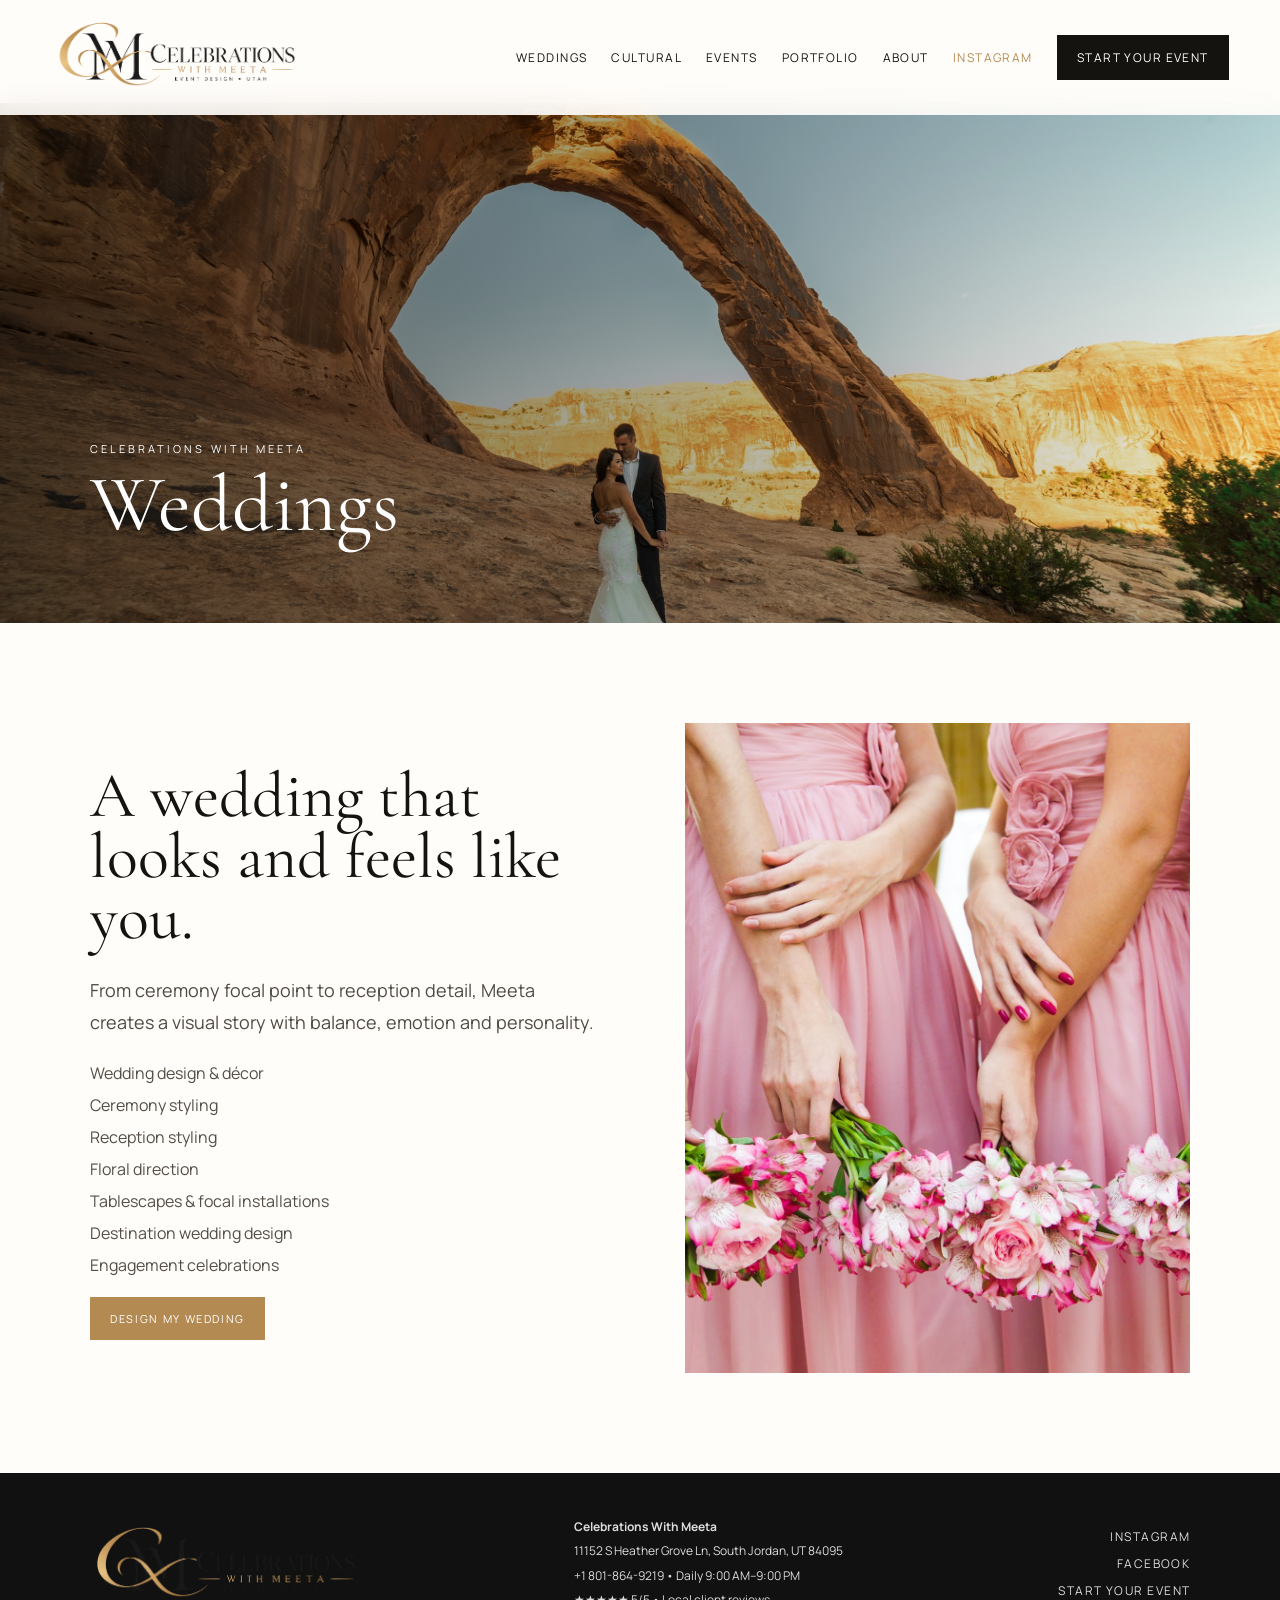
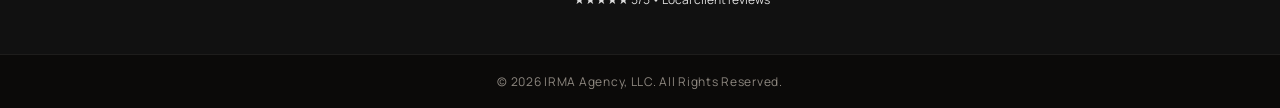
<file: weddings.html>
<!doctype html><html><head><meta charset="utf-8"><meta name="viewport" content="width=device-width,initial-scale=1"><title>Weddings | Celebrations With Meeta</title><meta name="description" content="Luxury wedding and event design in Utah."><link rel="icon" type="image/png" href="assets/images/logo.png"><link rel="apple-touch-icon" href="assets/images/logo.png"><link rel="stylesheet" href="assets/css/styles.css"></head><body><header class="nav"><a href="index.html"><img src="assets/images/logo.png" alt="Celebrations With Meeta"></a><nav class="links"><a href="weddings.html">Weddings</a><a href="cultural.html">Cultural</a><a href="events.html">Events</a><a href="gallery.html">Portfolio</a><a href="about.html">About</a><a class="nav-social" href="https://www.instagram.com/celebrationwithmeeta?stkn=a2VyaGI3d3V4M2h2" target="_blank" rel="noopener">Instagram</a><a class="btn" href="contact.html">Start Your Event</a></nav></header><section class="page-hero" style="background-image:linear-gradient(90deg,#0009,#0001),url('assets/images/utah-arch-wedding.jpg')"><div><div class="eyebrow">Celebrations With Meeta</div><h1>Weddings</h1></div></section><section class="section"><div class="content"><div class="two"><div><h2>A wedding that looks and feels like you.</h2><p class="lead">From ceremony focal point to reception detail, Meeta creates a visual story with balance, emotion and personality.</p><p class="list">Wedding design & décor<br>Ceremony styling<br>Reception styling<br>Floral direction<br>Tablescapes & focal installations<br>Destination wedding design<br>Engagement celebrations</p><a class="btn gold" href="contact.html">Design My Wedding</a></div><img src="assets/images/bridesmaids.jpg"></div></div></section><footer class="footer"><img src="assets/images/logo.png" alt="Celebrations With Meeta"><div class="footer-info"><strong>Celebrations With Meeta</strong><span>11152 S Heather Grove Ln, South Jordan, UT 84095</span><span><a href="tel:+18018649219">+1 801-864-9219</a> • Daily 9:00 AM–9:00 PM</span><span>★★★★★ 5/5 • Local client reviews</span></div><div class="social"><a href="https://www.instagram.com/celebrationwithmeeta?stkn=a2VyaGI3d3V4M2h2" target="_blank" rel="noopener">Instagram</a><a href="https://www.facebook.com/share/14pf3nr9wQS/?mibextid=wwXIfr" target="_blank" rel="noopener">Facebook</a><a href="contact.html">Start Your Event</a></div></footer><div class="footer-bottom">© 2026 IRMA Agency, LLC. All Rights Reserved.</div><script src="assets/js/main.js"></script></body></html>
</file>
<file: assets/css/styles.css>
@import url('https://fonts.googleapis.com/css2?family=Cormorant+Garamond:wght@400;500;600&family=Manrope:wght@300;400;500;600&display=swap');:root{--ink:#15130f;--cream:#f7f3ec;--paper:#fffdfa;--gold:#b38a52;--wine:#5c2534}*{box-sizing:border-box}html{scroll-behavior:smooth}body{margin:0;background:var(--paper);color:var(--ink);font-family:Manrope,Arial,sans-serif}h1,h2,h3{font-family:'Cormorant Garamond',Georgia,serif}.nav{position:fixed;z-index:30;top:0;width:100%;display:flex;align-items:center;justify-content:space-between;padding:14px 4vw;background:#fffdfae8;backdrop-filter:blur(12px)}.nav img{width:194px;height:75px;object-fit:contain}.links{display:flex;gap:24px;align-items:center}.links a,.footer a{color:inherit;text-decoration:none;font-size:12px;letter-spacing:.12em;text-transform:uppercase}.btn{display:inline-block;background:var(--ink);color:white!important;padding:14px 20px;text-decoration:none;font-size:11px;letter-spacing:.15em;text-transform:uppercase;border:0}.gold{background:var(--gold)}.hero{height:100vh;min-height:700px;background:linear-gradient(90deg,#0008,#0001),url('../images/utah-arch-wedding.jpg') center/cover;display:flex;align-items:flex-end;color:white;padding:0 7vw 9vh}.hero-copy{max-width:790px}.eyebrow{font-size:11px;letter-spacing:.28em;text-transform:uppercase}.hero h1{font-size:clamp(60px,8vw,120px);line-height:.78;font-weight:400;margin:18px 0 25px}.hero p{font-size:17px;max-width:610px;line-height:1.7}.award{background:var(--wine);color:white;text-align:center;padding:18px;font-size:11px;letter-spacing:.22em;text-transform:uppercase}.section{padding:100px 7vw}.intro,.two,.contact{display:grid;grid-template-columns:1fr 1fr;gap:7vw;align-items:center}.intro img,.two img{width:100%;height:650px;object-fit:cover}.intro img{filter:grayscale(1)}h2{font-size:clamp(45px,5vw,76px);line-height:.95;font-weight:400;margin:10px 0 25px}.lead{font-size:18px;line-height:1.8;color:#504a43}.services{background:var(--cream)}.service-grid{display:grid;grid-template-columns:repeat(3,1fr);gap:18px;margin-top:45px}.card{position:relative;height:560px;overflow:hidden}.card img{width:100%;height:100%;object-fit:cover}.shade{position:absolute;inset:0;background:linear-gradient(transparent 40%,#000b);display:flex;flex-direction:column;justify-content:flex-end;padding:30px;color:white}.shade h3{font-size:38px;font-weight:400;margin:0}.split{display:grid;grid-template-columns:1.15fr .85fr;min-height:700px}.split .photo{background:url('../images/reception.jpg') center/cover}.split .copy{background:#171512;color:white;padding:10vw 7vw;display:flex;flex-direction:column;justify-content:center}.gallery{display:grid;grid-template-columns:1.3fr .7fr .7fr;grid-template-rows:360px 360px;gap:12px}.gallery img{width:100%;height:100%;object-fit:cover}.gallery .big{grid-row:span 2}.quote{background:var(--wine);color:white;text-align:center;padding:100px 15vw}.quote blockquote{font-family:'Cormorant Garamond';font-size:clamp(36px,5vw,64px);line-height:1.05}.process{display:grid;grid-template-columns:repeat(3,1fr);gap:50px}.num{font-family:'Cormorant Garamond';font-size:54px;color:var(--gold)}.contact{background:var(--cream)}.form{display:grid;grid-template-columns:1fr 1fr;gap:14px}.form input,.form select,.form textarea{padding:16px;border:1px solid #d9d0c4;background:white;font:inherit}.form textarea,.form button{grid-column:1/-1}.form textarea{min-height:130px}.footer{padding:45px 7vw;background:#111;color:#ddd;display:flex;justify-content:space-between;align-items:center}.footer img{width:188px;filter:brightness(0) invert(1)}.page-hero{margin-top:103px;min-height:520px;display:flex;align-items:flex-end;padding:70px 7vw;color:white;background-position:center;background-size:cover}.page-hero h1{font-size:80px;font-weight:400;margin:0}.content{max-width:1100px;margin:auto}.list{line-height:2;color:#554e47}@media(max-width:900px){.links a:not(.btn){display:none}.intro,.contact,.two,.split,.service-grid,.process{grid-template-columns:1fr}.card{height:470px}.gallery{grid-template-columns:1fr 1fr;grid-template-rows:300px 300px}.gallery .big{grid-row:auto;grid-column:span 2}.hero h1{font-size:65px}.page-hero h1{font-size:55px}}/* 2026 brand + social/contact refresh */
.nav img{width:250px;height:82px}.footer img{width:270px;filter:none}.footer{gap:38px}.footer-info{display:flex;flex-direction:column;gap:7px;font-size:12px;line-height:1.45}.footer-info a{font-size:12px;letter-spacing:0;text-transform:none}.social{display:flex;flex-direction:column;gap:10px;text-align:right}.footer-bottom{background:#0b0a09;border-top:1px solid rgba(255,255,255,.08);color:#8e8880;text-align:center;padding:18px 7vw;font-size:12px;letter-spacing:.06em}.social-section{background:#f7f3ec}.social-cards{display:grid;grid-template-columns:1fr 1fr;gap:18px;margin-top:35px}.social-cards a{min-height:230px;padding:38px;text-decoration:none;color:#fff;background:#171512;display:flex;flex-direction:column;justify-content:flex-end;transition:.25s transform}.social-cards a:nth-child(2){background:#5c2534}.social-cards a:hover{transform:translateY(-5px)}.social-cards span{font-size:11px;letter-spacing:.25em;text-transform:uppercase;color:#d4b47d}.social-cards strong{font-family:'Cormorant Garamond',Georgia,serif;font-size:38px;font-weight:400;margin:8px 0}.social-cards em{font-style:normal;font-size:12px;letter-spacing:.12em;text-transform:uppercase}.contact-facts{display:grid;grid-template-columns:1fr 1fr;gap:20px;margin-top:25px}.contact-facts p{margin:0;line-height:1.65}.contact-facts a{color:inherit}.nav-social{color:#b38a52!important}@media(max-width:900px){.nav img{width:210px;height:72px}.footer{align-items:flex-start;flex-direction:column}.footer img{width:250px}.social{text-align:left}.social-cards{grid-template-columns:1fr}.contact-facts{grid-template-columns:1fr}}
</file>
